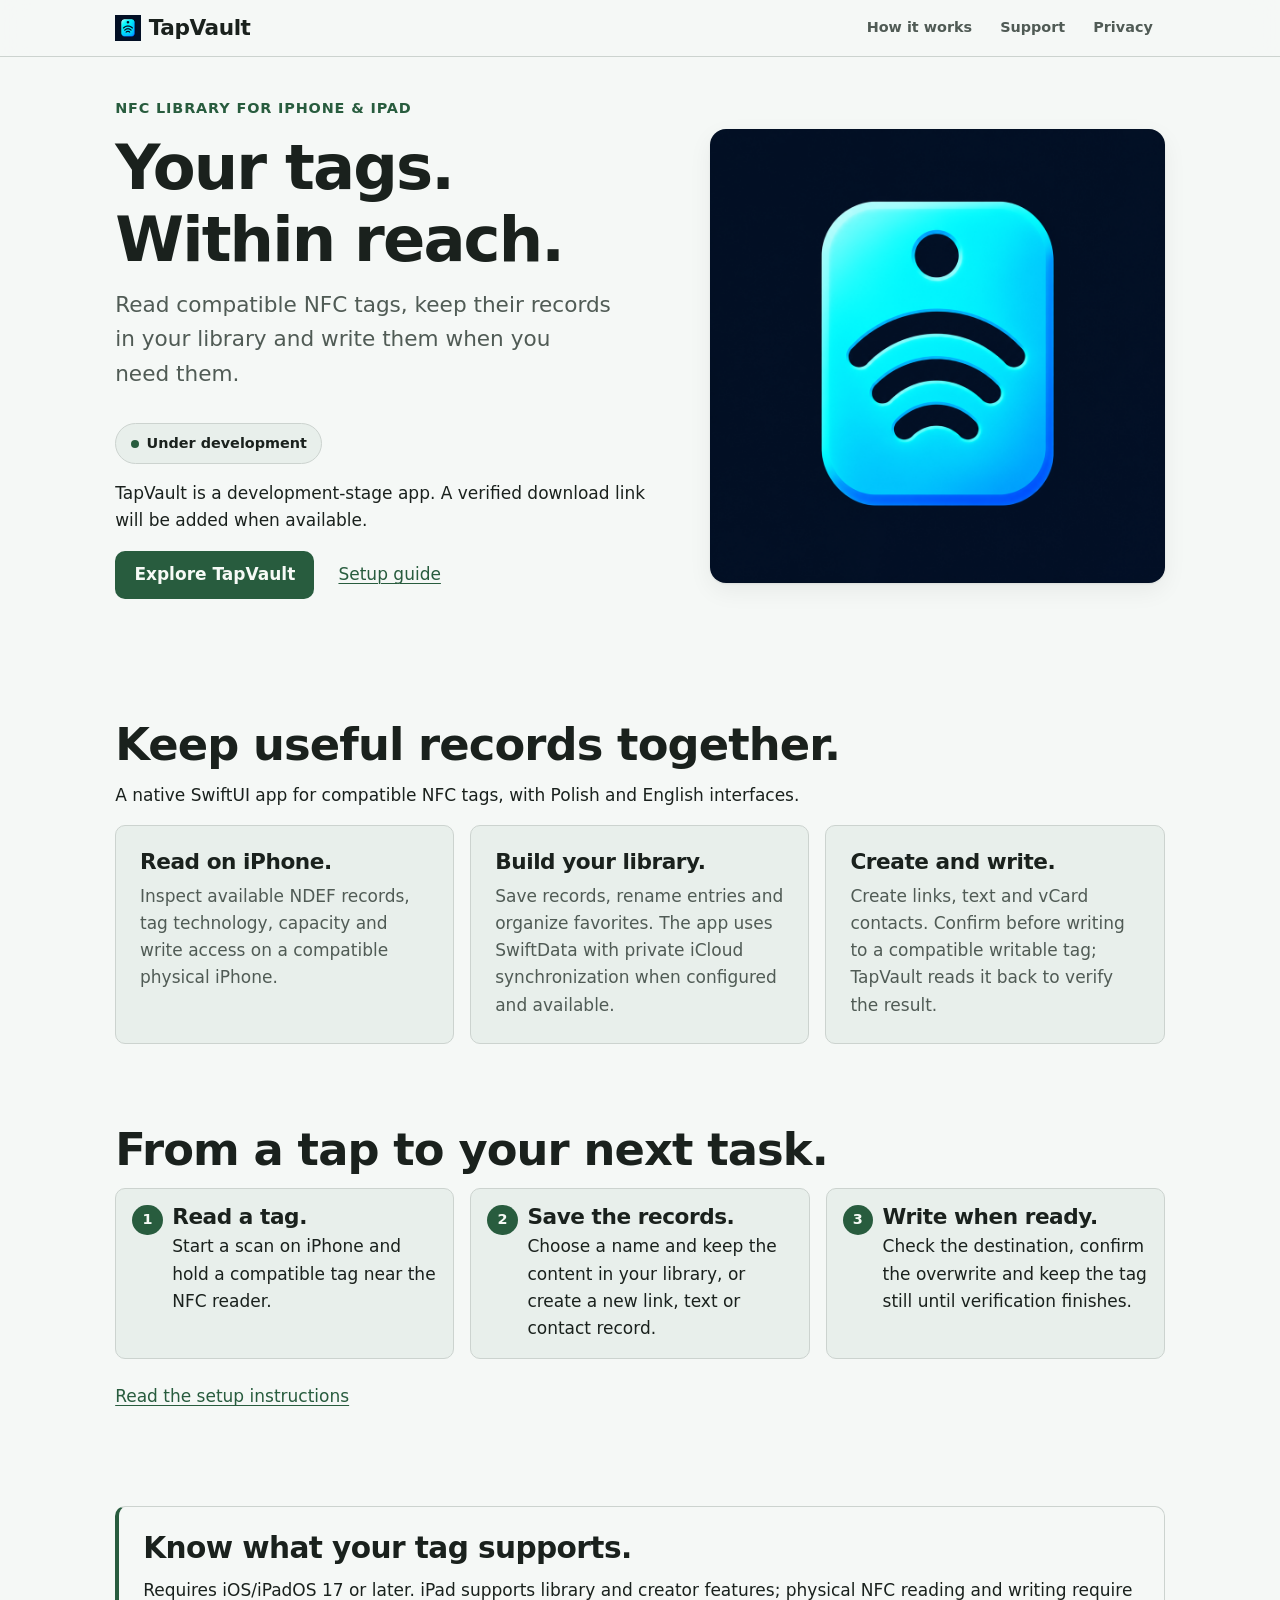
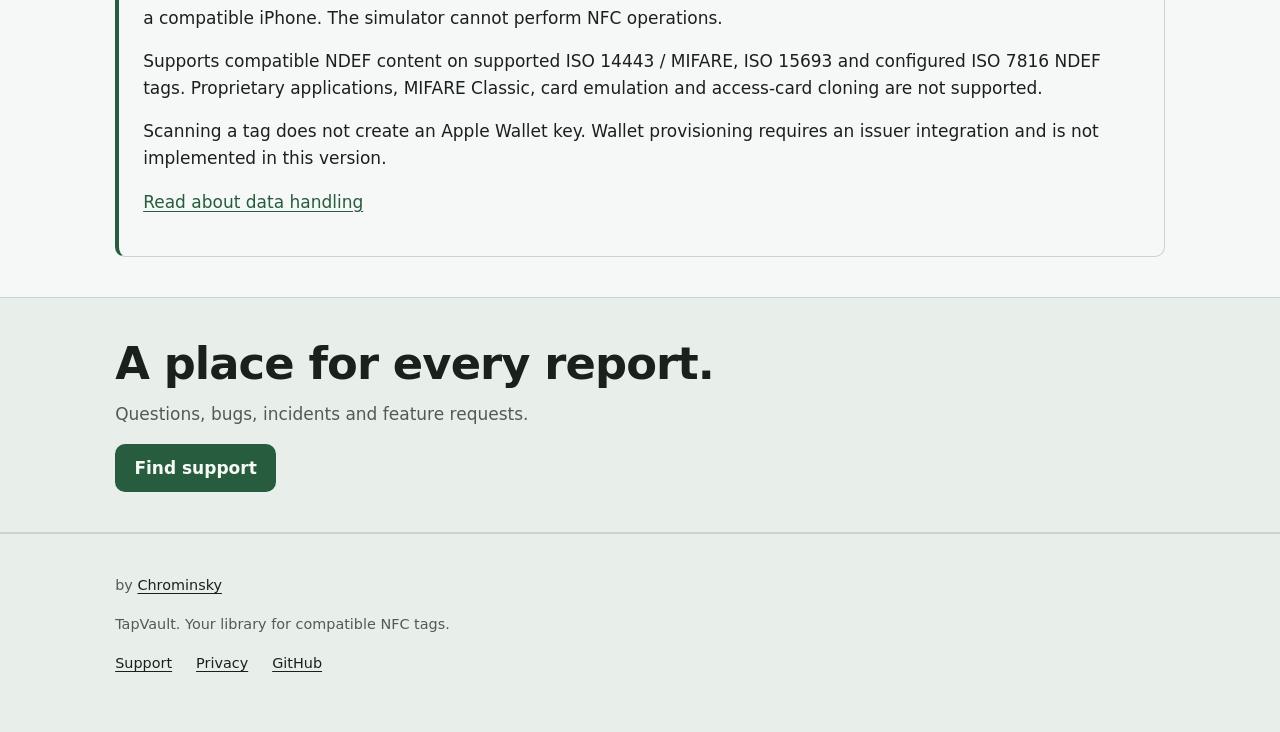
<file: index.html>
<!doctype html>
<html lang="en">
<head>
  <meta charset="utf-8">
  <meta name="viewport" content="width=device-width, initial-scale=1">
  <title>TapVault | NFC Library for iPhone &amp; iPad</title>
  <meta name="description" content="Read, save and write compatible NFC tags. Explore TapVault for iPhone and iPad, support and data handling.">
  <link rel="canonical" href="https://tapvault.chrominsky.dev/">
  <meta name="theme-color" content="#f5f8f6" media="(prefers-color-scheme: light)">
  <meta name="theme-color" content="#1b201d" media="(prefers-color-scheme: dark)">
  <meta property="og:type" content="website">
  <meta property="og:site_name" content="TapVault">
  <meta property="og:title" content="TapVault | NFC Library for iPhone &amp; iPad">
  <meta property="og:description" content="Read, save and write compatible NFC tags. Explore TapVault for iPhone and iPad, support and data handling.">
  <meta property="og:url" content="https://tapvault.chrominsky.dev/">
  <meta property="og:image" content="https://tapvault.chrominsky.dev/assets/og-image.png">
  <meta property="og:image:width" content="1200">
  <meta property="og:image:height" content="630">
  <meta property="og:image:alt" content="TapVault. Your tags. Within reach. NFC Library for iPhone &amp; iPad.">
  <meta name="twitter:card" content="summary_large_image">
  <meta name="twitter:title" content="TapVault | NFC Library for iPhone &amp; iPad">
  <meta name="twitter:description" content="Read, save and write compatible NFC tags. Explore TapVault for iPhone and iPad, support and data handling.">
  <meta name="twitter:image" content="https://tapvault.chrominsky.dev/assets/og-image.png">
  <link rel="icon" href="assets/favicon-32.png" type="image/png" sizes="32x32">
  <link rel="icon" href="assets/favicon-16.png" type="image/png" sizes="16x16">
  <link rel="apple-touch-icon" href="assets/apple-touch-icon.png" sizes="180x180">
  <link rel="stylesheet" href="css/main.css">
<script type="application/ld+json">
{
  "@context": "https://schema.org",
  "@type": "WebSite",
  "name": "TapVault",
  "url": "https://tapvault.chrominsky.dev/",
  "description": "Read, save and write compatible NFC tags. Explore TapVault for iPhone and iPad, support and data handling.",
  "inLanguage": "en",
  "author": {
    "@type": "Person",
    "@id": "https://chrominsky.dev/#person",
    "name": "Bartosz Chrominski",
    "url": "https://chrominsky.dev/"
  }
}
</script>
</head>
<body>
<a class="skip-link" href="#main">Skip to content</a>
<header class="site-header">
  <div class="container">
    <a class="brand" href="index.html" aria-label="TapVault home"><img src="assets/apple-touch-icon.png" width="32" height="32" alt="TapVault icon">TapVault</a>
    <nav class="site-nav" aria-label="Main navigation">
      <ul>
        <li><a href="index.html#workflow">How it works</a></li>
        <li><a href="support.html">Support</a></li>
        <li><a href="privacy.html">Privacy</a></li>
      </ul>
    </nav>
  </div>
</header>
<main id="main">
<section class="hero" aria-labelledby="hero-title"><div class="container"><div><p class="eyebrow">NFC Library for iPhone &amp; iPad</p><h1 id="hero-title">Your tags. Within reach.</h1><p class="lead">Read compatible NFC tags, keep their records in your library and write them when you need them.</p><p class="notice"><strong>Under development</strong></p><p>TapVault is a development-stage app. A verified download link will be added when available.</p><p><a class="button" href="#workflow">Explore TapVault</a><a href="support.html">Setup guide</a></p></div><img src="assets/app-icon-1024.png" width="1024" height="1024" alt="TapVault app icon: a cyan NFC tag with radio waves on a navy background" fetchpriority="high"></div></section>
<section aria-labelledby="library-title"><div class="container"><h2 id="library-title">Keep useful records together.</h2><p>A native SwiftUI app for compatible NFC tags, with Polish and English interfaces.</p><div class="cards-wrap"><ul class="cards"><li class="card"><h3>Read on iPhone.</h3><p>Inspect available NDEF records, tag technology, capacity and write access on a compatible physical iPhone.</p></li><li class="card"><h3>Build your library.</h3><p>Save records, rename entries and organize favorites. The app uses SwiftData with private iCloud synchronization when configured and available.</p></li><li class="card"><h3>Create and write.</h3><p>Create links, text and vCard contacts. Confirm before writing to a compatible writable tag; TapVault reads it back to verify the result.</p></li></ul></div></div></section>
<section id="workflow" aria-labelledby="workflow-title"><div class="container"><h2 id="workflow-title">From a tap to your next task.</h2><ol class="steps"><li><h3>Read a tag.</h3><p>Start a scan on iPhone and hold a compatible tag near the NFC reader.</p></li><li><h3>Save the records.</h3><p>Choose a name and keep the content in your library, or create a new link, text or contact record.</p></li><li><h3>Write when ready.</h3><p>Check the destination, confirm the overwrite and keep the tag still until verification finishes.</p></li></ol><p><a href="support.html#setup">Read the setup instructions</a></p></div></section>
<section aria-labelledby="scope-title"><div class="container"><div class="scope"><h2 id="scope-title">Know what your tag supports.</h2><p>Requires iOS/iPadOS 17 or later. iPad supports library and creator features; physical NFC reading and writing require a compatible iPhone. The simulator cannot perform NFC operations.</p><p>Supports compatible NDEF content on supported ISO 14443 / MIFARE, ISO 15693 and configured ISO 7816 NDEF tags. Proprietary applications, MIFARE Classic, card emulation and access-card cloning are not supported.</p><p>Scanning a tag does not create an Apple Wallet key. Wallet provisioning requires an issuer integration and is not implemented in this version.</p><p><a href="privacy.html">Read about data handling</a></p></div></div></section>
<section class="band" aria-labelledby="support-title"><div class="container"><h2 id="support-title">A place for every report.</h2><p>Questions, bugs, incidents and feature requests.</p><a class="button" href="support.html#reports">Find support</a></div></section></main><footer class="site-footer"><div class="container"><p>by <a href="https://chrominsky.dev">Chrominsky</a></p><p>TapVault. Your library for compatible NFC tags.</p><nav aria-label="Footer navigation"><a href="support.html">Support</a><a href="privacy.html">Privacy</a><a href="https://github.com/Chrominskyy/tapvault-site">GitHub</a></nav></div></footer></body></html>
</file>
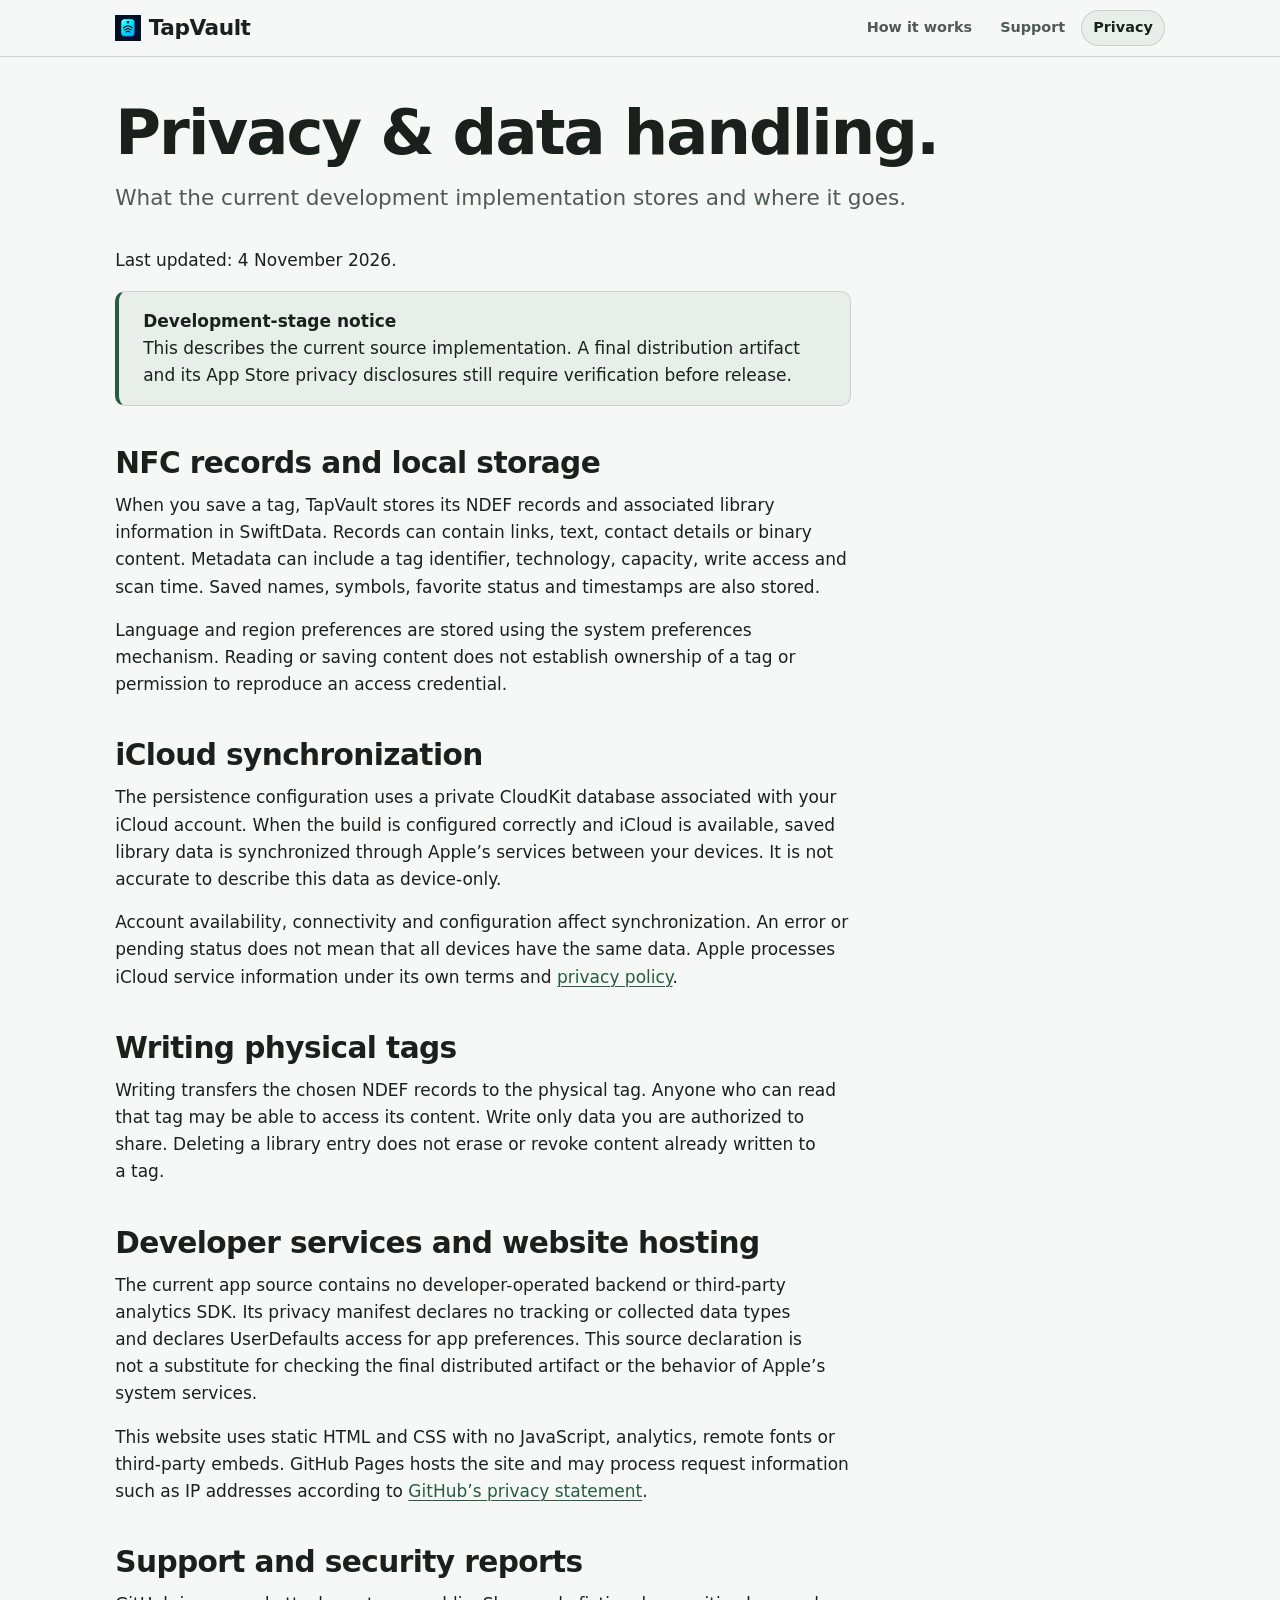
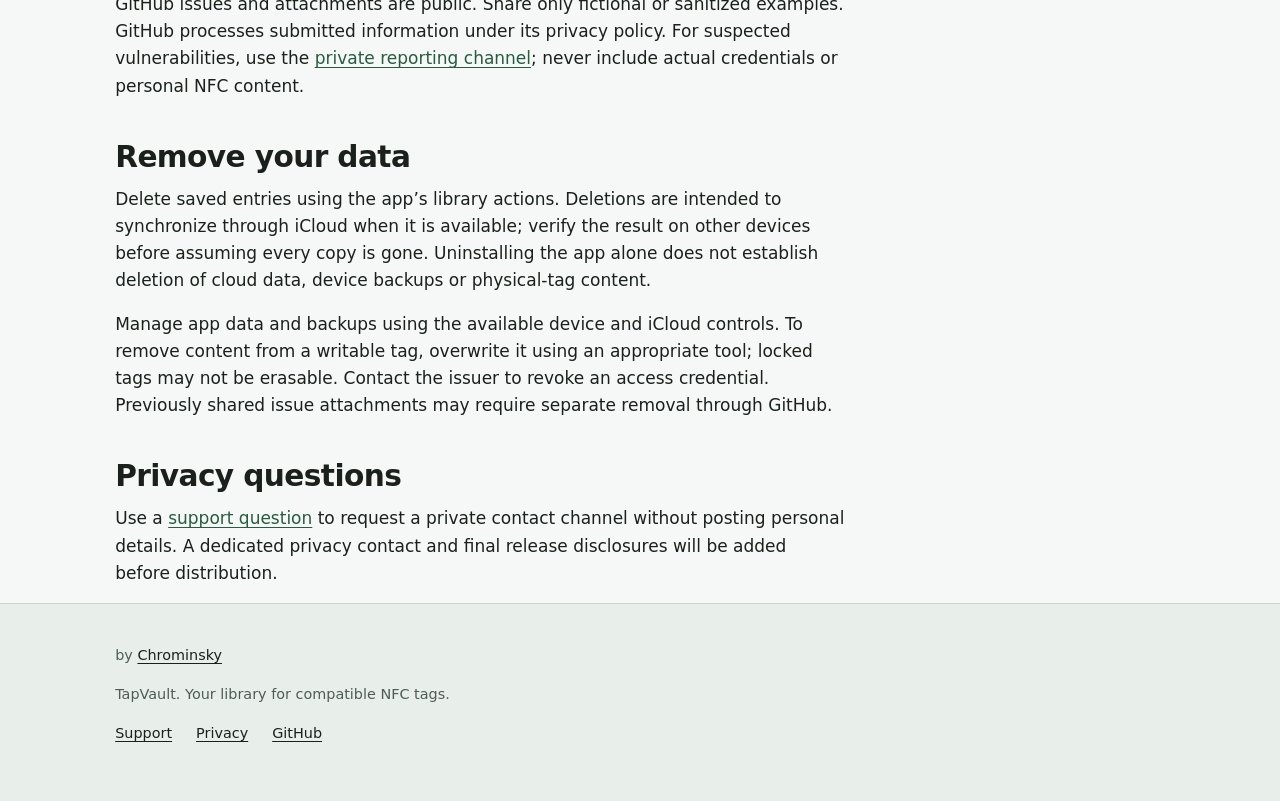
<file: privacy.html>
<!doctype html>
<html lang="en">
<head>
  <meta charset="utf-8">
  <meta name="viewport" content="width=device-width, initial-scale=1">
  <title>Privacy &amp; data handling | TapVault</title>
  <meta name="description" content="How the current TapVault implementation handles NFC records, local storage, iCloud synchronization and public support reports.">
  <link rel="canonical" href="https://tapvault.chrominsky.dev/privacy.html">
  <meta name="theme-color" content="#f5f8f6" media="(prefers-color-scheme: light)">
  <meta name="theme-color" content="#1b201d" media="(prefers-color-scheme: dark)">
  <meta property="og:type" content="website">
  <meta property="og:site_name" content="TapVault">
  <meta property="og:title" content="Privacy &amp; data handling | TapVault">
  <meta property="og:description" content="How the current TapVault implementation handles NFC records, local storage, iCloud synchronization and public support reports.">
  <meta property="og:url" content="https://tapvault.chrominsky.dev/privacy.html">
  <meta property="og:image" content="https://tapvault.chrominsky.dev/assets/og-image.png">
  <meta property="og:image:width" content="1200">
  <meta property="og:image:height" content="630">
  <meta property="og:image:alt" content="TapVault. Your tags. Within reach. NFC Library for iPhone &amp; iPad.">
  <meta name="twitter:card" content="summary_large_image">
  <meta name="twitter:title" content="Privacy &amp; data handling | TapVault">
  <meta name="twitter:description" content="How the current TapVault implementation handles NFC records, local storage, iCloud synchronization and public support reports.">
  <meta name="twitter:image" content="https://tapvault.chrominsky.dev/assets/og-image.png">
  <link rel="icon" href="assets/favicon-32.png" type="image/png" sizes="32x32">
  <link rel="icon" href="assets/favicon-16.png" type="image/png" sizes="16x16">
  <link rel="apple-touch-icon" href="assets/apple-touch-icon.png" sizes="180x180">
  <link rel="stylesheet" href="css/main.css">
<script type="application/ld+json">
{
  "@context": "https://schema.org",
  "@type": "WebSite",
  "name": "TapVault",
  "url": "https://tapvault.chrominsky.dev/",
  "description": "Read, save and write compatible NFC tags. Explore TapVault for iPhone and iPad, support and data handling.",
  "inLanguage": "en",
  "author": {
    "@type": "Person",
    "@id": "https://chrominsky.dev/#person",
    "name": "Bartosz Chrominski",
    "url": "https://chrominsky.dev/"
  }
}
</script>
</head>
<body>
<a class="skip-link" href="#main">Skip to content</a>
<header class="site-header">
  <div class="container">
    <a class="brand" href="index.html" aria-label="TapVault home"><img src="assets/apple-touch-icon.png" width="32" height="32" alt="TapVault icon">TapVault</a>
    <nav class="site-nav" aria-label="Main navigation">
      <ul>
        <li><a href="index.html#workflow">How it works</a></li>
        <li><a href="support.html">Support</a></li>
        <li><a href="privacy.html" aria-current="page">Privacy</a></li>
      </ul>
    </nav>
  </div>
</header>
<main id="main"><div class="container"><div class="page-head"><h1>Privacy &amp; data handling.</h1><p class="lead">What the current development implementation stores and where it goes.</p></div><div class="prose"><p>Last updated: 4 November 2026.</p><div class="callout"><strong>Development-stage notice</strong><p>This describes the current source implementation. A final distribution artifact and its App Store privacy disclosures still require verification before release.</p></div>
<h2 id="stored-data">NFC records and local storage</h2><p>When you save a tag, TapVault stores its NDEF records and associated library information in SwiftData. Records can contain links, text, contact details or binary content. Metadata can include a tag identifier, technology, capacity, write access and scan time. Saved names, symbols, favorite status and timestamps are also stored.</p><p>Language and region preferences are stored using the system preferences mechanism. Reading or saving content does not establish ownership of a tag or permission to reproduce an access credential.</p>
<h2 id="icloud">iCloud synchronization</h2><p>The persistence configuration uses a private CloudKit database associated with your iCloud account. When the build is configured correctly and iCloud is available, saved library data is synchronized through Apple’s services between your devices. It is not accurate to describe this data as device-only.</p><p>Account availability, connectivity and configuration affect synchronization. An error or pending status does not mean that all devices have the same data. Apple processes iCloud service information under its own terms and <a href="https://www.apple.com/legal/privacy/">privacy policy</a>.</p>
<h2 id="tag-writing">Writing physical tags</h2><p>Writing transfers the chosen NDEF records to the physical tag. Anyone who can read that tag may be able to access its content. Write only data you are authorized to share. Deleting a library entry does not erase or revoke content already written to a tag.</p>
<h2 id="services">Developer services and website hosting</h2><p>The current app source contains no developer-operated backend or third-party analytics SDK. Its privacy manifest declares no tracking or collected data types and declares UserDefaults access for app preferences. This source declaration is not a substitute for checking the final distributed artifact or the behavior of Apple’s system services.</p><p>This website uses static HTML and CSS with no JavaScript, analytics, remote fonts or third-party embeds. GitHub Pages hosts the site and may process request information such as IP addresses according to <a href="https://docs.github.com/en/site-policy/privacy-policies/github-general-privacy-statement">GitHub’s privacy statement</a>.</p>
<h2 id="reports">Support and security reports</h2><p>GitHub issues and attachments are public. Share only fictional or sanitized examples. GitHub processes submitted information under its privacy policy. For suspected vulnerabilities, use the <a href="https://github.com/Chrominskyy/tapvault-site/security/advisories/new">private reporting channel</a>; never include actual credentials or personal NFC content.</p>
<h2 id="remove-data">Remove your data</h2><p>Delete saved entries using the app’s library actions. Deletions are intended to synchronize through iCloud when it is available; verify the result on other devices before assuming every copy is gone. Uninstalling the app alone does not establish deletion of cloud data, device backups or physical-tag content.</p><p>Manage app data and backups using the available device and iCloud controls. To remove content from a writable tag, overwrite it using an appropriate tool; locked tags may not be erasable. Contact the issuer to revoke an access credential. Previously shared issue attachments may require separate removal through GitHub.</p>
<h2 id="contact">Privacy questions</h2><p>Use a <a href="https://github.com/Chrominskyy/tapvault-site/issues/new/choose">support question</a> to request a private contact channel without posting personal details. A dedicated privacy contact and final release disclosures will be added before distribution.</p></div></div></main><footer class="site-footer"><div class="container"><p>by <a href="https://chrominsky.dev">Chrominsky</a></p><p>TapVault. Your library for compatible NFC tags.</p><nav aria-label="Footer navigation"><a href="support.html">Support</a><a href="privacy.html">Privacy</a><a href="https://github.com/Chrominskyy/tapvault-site">GitHub</a></nav></div></footer></body></html>
</file>
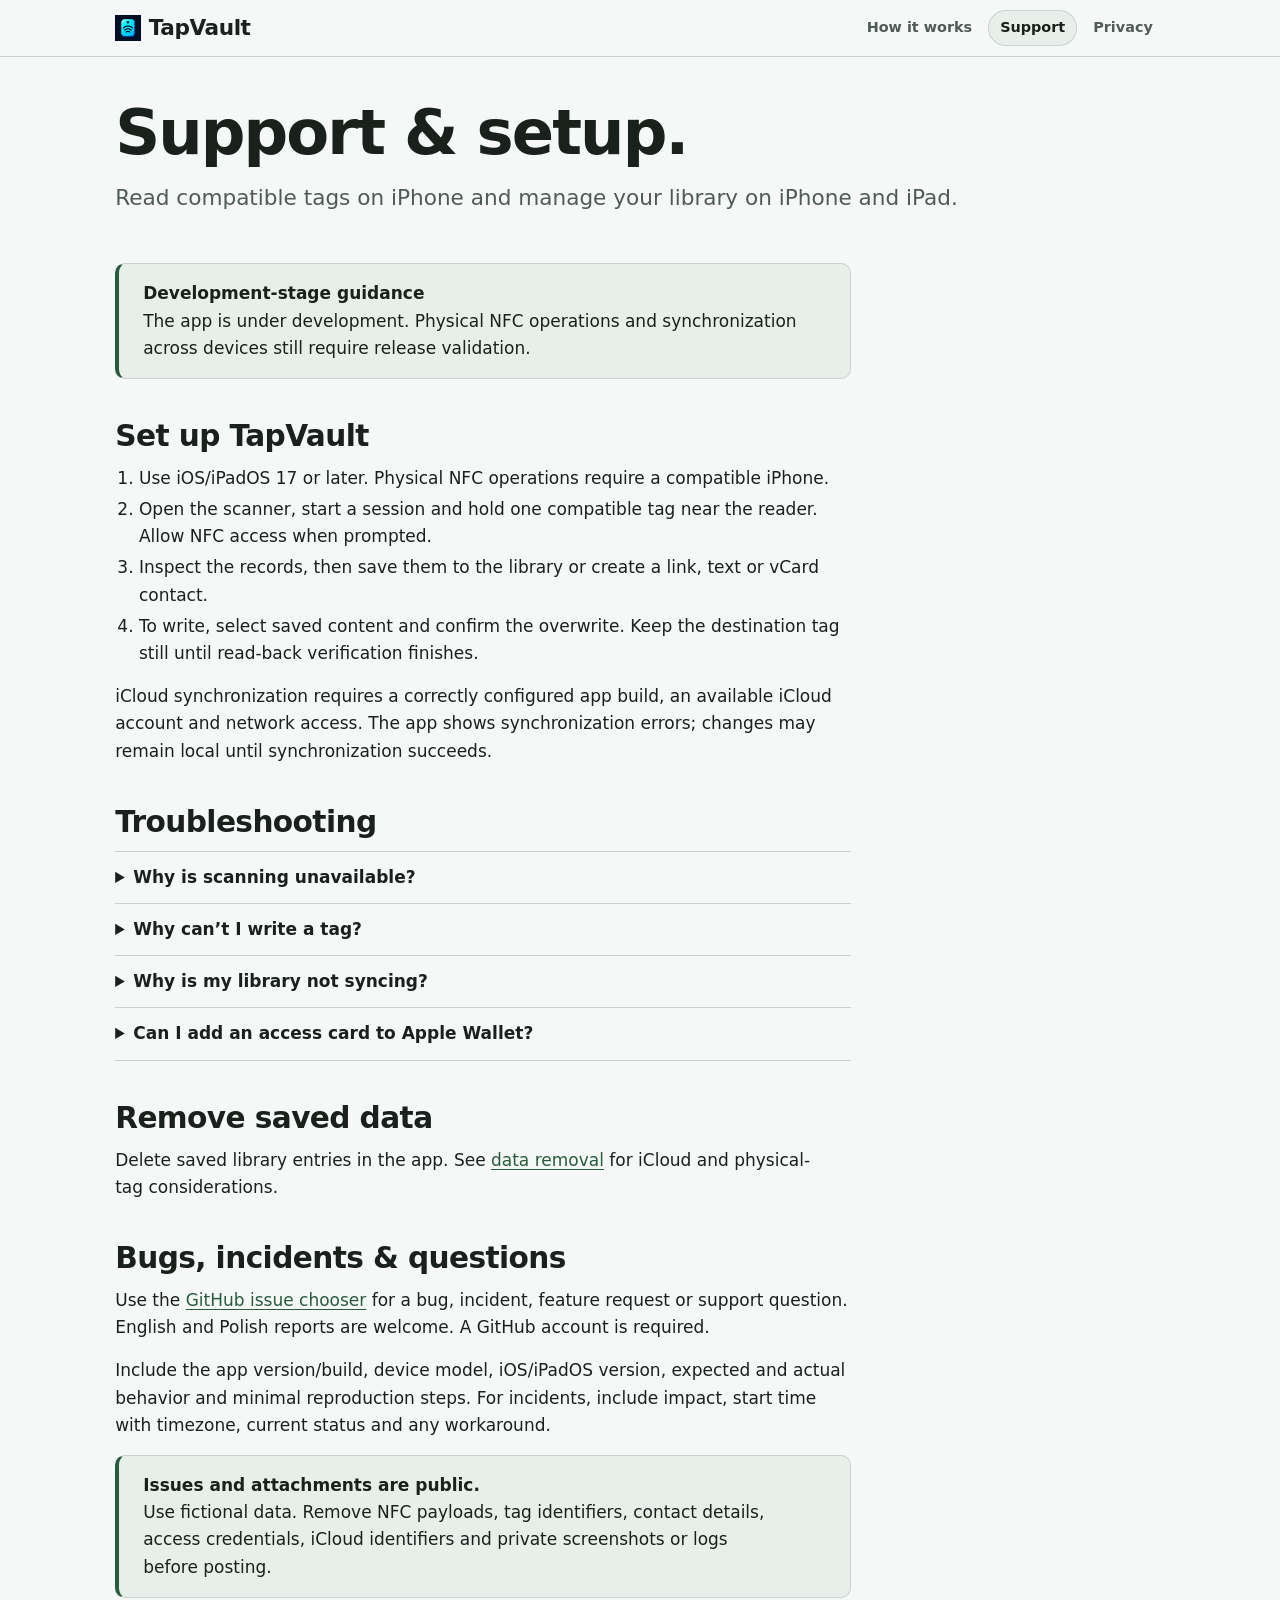
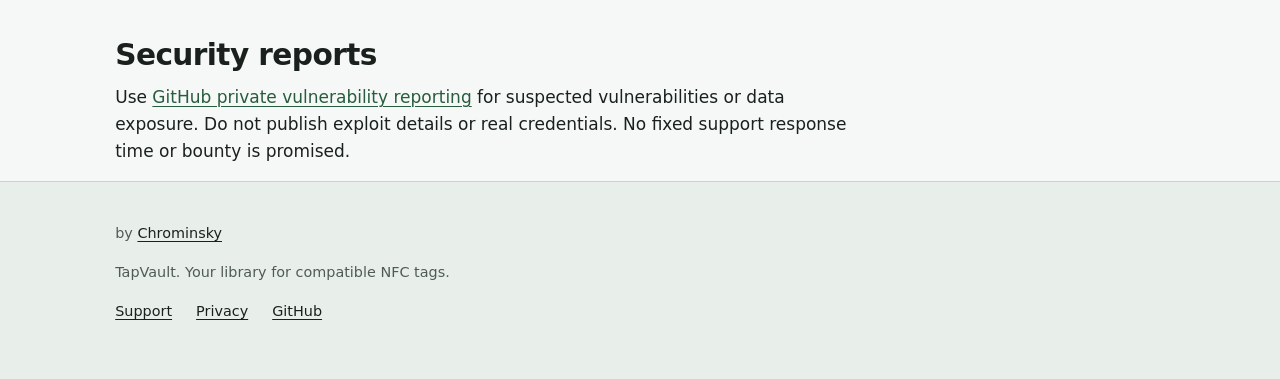
<file: support.html>
<!doctype html>
<html lang="en">
<head>
  <meta charset="utf-8">
  <meta name="viewport" content="width=device-width, initial-scale=1">
  <title>Support &amp; setup | TapVault</title>
  <meta name="description" content="TapVault setup, NFC compatibility, iCloud troubleshooting and reporting bugs, incidents and security issues.">
  <link rel="canonical" href="https://tapvault.chrominsky.dev/support.html">
  <meta name="theme-color" content="#f5f8f6" media="(prefers-color-scheme: light)">
  <meta name="theme-color" content="#1b201d" media="(prefers-color-scheme: dark)">
  <meta property="og:type" content="website">
  <meta property="og:site_name" content="TapVault">
  <meta property="og:title" content="Support &amp; setup | TapVault">
  <meta property="og:description" content="TapVault setup, NFC compatibility, iCloud troubleshooting and reporting bugs, incidents and security issues.">
  <meta property="og:url" content="https://tapvault.chrominsky.dev/support.html">
  <meta property="og:image" content="https://tapvault.chrominsky.dev/assets/og-image.png">
  <meta property="og:image:width" content="1200">
  <meta property="og:image:height" content="630">
  <meta property="og:image:alt" content="TapVault. Your tags. Within reach. NFC Library for iPhone &amp; iPad.">
  <meta name="twitter:card" content="summary_large_image">
  <meta name="twitter:title" content="Support &amp; setup | TapVault">
  <meta name="twitter:description" content="TapVault setup, NFC compatibility, iCloud troubleshooting and reporting bugs, incidents and security issues.">
  <meta name="twitter:image" content="https://tapvault.chrominsky.dev/assets/og-image.png">
  <link rel="icon" href="assets/favicon-32.png" type="image/png" sizes="32x32">
  <link rel="icon" href="assets/favicon-16.png" type="image/png" sizes="16x16">
  <link rel="apple-touch-icon" href="assets/apple-touch-icon.png" sizes="180x180">
  <link rel="stylesheet" href="css/main.css">
<script type="application/ld+json">
{
  "@context": "https://schema.org",
  "@type": "WebSite",
  "name": "TapVault",
  "url": "https://tapvault.chrominsky.dev/",
  "description": "Read, save and write compatible NFC tags. Explore TapVault for iPhone and iPad, support and data handling.",
  "inLanguage": "en",
  "author": {
    "@type": "Person",
    "@id": "https://chrominsky.dev/#person",
    "name": "Bartosz Chrominski",
    "url": "https://chrominsky.dev/"
  }
}
</script>
</head>
<body>
<a class="skip-link" href="#main">Skip to content</a>
<header class="site-header">
  <div class="container">
    <a class="brand" href="index.html" aria-label="TapVault home"><img src="assets/apple-touch-icon.png" width="32" height="32" alt="TapVault icon">TapVault</a>
    <nav class="site-nav" aria-label="Main navigation">
      <ul>
        <li><a href="index.html#workflow">How it works</a></li>
        <li><a href="support.html" aria-current="page">Support</a></li>
        <li><a href="privacy.html">Privacy</a></li>
      </ul>
    </nav>
  </div>
</header>
<main id="main"><div class="container"><div class="page-head"><h1>Support &amp; setup.</h1><p class="lead">Read compatible tags on iPhone and manage your library on iPhone and iPad.</p></div><div class="prose"><div class="callout"><strong>Development-stage guidance</strong><p>The app is under development. Physical NFC operations and synchronization across devices still require release validation.</p></div>
<h2 id="setup">Set up TapVault</h2><ol><li>Use iOS/iPadOS 17 or later. Physical NFC operations require a compatible iPhone.</li><li>Open the scanner, start a session and hold one compatible tag near the reader. Allow NFC access when prompted.</li><li>Inspect the records, then save them to the library or create a link, text or vCard contact.</li><li>To write, select saved content and confirm the overwrite. Keep the destination tag still until read-back verification finishes.</li></ol><p>iCloud synchronization requires a correctly configured app build, an available iCloud account and network access. The app shows synchronization errors; changes may remain local until synchronization succeeds.</p>
<h2 id="troubleshooting">Troubleshooting</h2><details><summary>Why is scanning unavailable?</summary><p>iPad and Simulator do not support physical NFC operations in TapVault. On iPhone, confirm device support and use one supported tag at a time.</p></details><details><summary>Why can’t I write a tag?</summary><p>The destination may be read-only, unsupported or too small for the NDEF message. A failed or interrupted write may partially change a tag. Inspect it before retrying; a failure is not reported as success.</p></details><details><summary>Why is my library not syncing?</summary><p>Check the iCloud account, connection and synchronization status in Settings. For development builds, the CloudKit container, signing entitlements and production schema must be configured. Preserve local data while investigating.</p></details><details><summary>Can I add an access card to Apple Wallet?</summary><p>Not in this version. Reading NFC content does not reproduce a protected credential or provision a Wallet key. Wallet requires support from the relevant issuer.</p></details>
<h2 id="remove-local-data">Remove saved data</h2><p>Delete saved library entries in the app. See <a href="privacy.html#remove-data">data removal</a> for iCloud and physical-tag considerations.</p>
<h2 id="reports">Bugs, incidents &amp; questions</h2><p>Use the <a href="https://github.com/Chrominskyy/tapvault-site/issues/new/choose">GitHub issue chooser</a> for a bug, incident, feature request or support question. English and Polish reports are welcome. A GitHub account is required.</p><p>Include the app version/build, device model, iOS/iPadOS version, expected and actual behavior and minimal reproduction steps. For incidents, include impact, start time with timezone, current status and any workaround.</p><div class="callout"><strong>Issues and attachments are public.</strong><p>Use fictional data. Remove NFC payloads, tag identifiers, contact details, access credentials, iCloud identifiers and private screenshots or logs before posting.</p></div>
<h2 id="security-reports">Security reports</h2><p>Use <a href="https://github.com/Chrominskyy/tapvault-site/security/advisories/new">GitHub private vulnerability reporting</a> for suspected vulnerabilities or data exposure. Do not publish exploit details or real credentials. No fixed support response time or bounty is promised.</p></div></div></main><footer class="site-footer"><div class="container"><p>by <a href="https://chrominsky.dev">Chrominsky</a></p><p>TapVault. Your library for compatible NFC tags.</p><nav aria-label="Footer navigation"><a href="support.html">Support</a><a href="privacy.html">Privacy</a><a href="https://github.com/Chrominskyy/tapvault-site">GitHub</a></nav></div></footer></body></html>
</file>
<file: css/main.css>
/* TapVault site stylesheet. One file, no fonts, no third-party requests. */
@layer tokens, base, layout, components, pages;

/* ---------- tokens ---------- */
@layer tokens {
  :root {
    color-scheme: light dark;

    /* Light scheme: cool neutrals, forest-green accent (about #285a40) */
    --bg: oklch(0.975 0.004 160);
    --surface: oklch(0.945 0.008 160);
    --text: oklch(0.24 0.012 160);
    --muted: oklch(0.46 0.018 160);
    --line: oklch(0.86 0.01 160);
    --accent: oklch(0.43 0.075 156);
    --on-accent: oklch(0.98 0.006 150);

    /* Spacing scale */
    --space-1: 0.25rem;
    --space-2: 0.5rem;
    --space-3: 0.75rem;
    --space-4: 1rem;
    --space-5: 1.5rem;
    --space-6: 2.5rem;
    --space-7: 4rem;
    --space-8: 6rem;

    /* Shape */
    --radius: 10px;
    --radius-lg: 16px;
    --measure: 68ch;
    --page: 72rem;

    /* Fluid type */
    --step--1: clamp(0.84rem, 0.82rem + 0.1vw, 0.9rem);
    --step-0: clamp(1rem, 0.97rem + 0.15vw, 1.0625rem);
    --step-1: clamp(1.15rem, 1.08rem + 0.35vw, 1.35rem);
    --step-2: clamp(1.4rem, 1.25rem + 0.75vw, 1.85rem);
    --step-3: clamp(1.8rem, 1.45rem + 1.7vw, 2.8rem);
    --step-4: clamp(2.2rem, 1.6rem + 3vw, 3.9rem);

    --font: system-ui, -apple-system, BlinkMacSystemFont, "SF Pro Text", "Segoe UI", Roboto, "Helvetica Neue", sans-serif;
    --mono: ui-monospace, "SF Mono", Menlo, Consolas, monospace;
    --shadow: 0 1px 2px oklch(0.2 0.02 160 / 0.08), 0 8px 24px oklch(0.2 0.02 160 / 0.06);
  }

  @media (prefers-color-scheme: dark) {
    :root {
      --bg: oklch(0.2 0.008 160);
      --surface: oklch(0.25 0.01 160);
      --text: oklch(0.94 0.006 160);
      --muted: oklch(0.76 0.012 160);
      --line: oklch(0.36 0.012 160);
      --accent: oklch(0.78 0.11 156);
      --on-accent: oklch(0.2 0.02 156);
      --shadow: 0 1px 2px oklch(0 0 0 / 0.4), 0 8px 24px oklch(0 0 0 / 0.3);
    }
  }
}

/* ---------- base ---------- */
@layer base {
  *, *::before, *::after { box-sizing: border-box; }

  html {
    -webkit-text-size-adjust: 100%;
    text-size-adjust: 100%;
    scroll-behavior: smooth;
    scroll-padding-top: 6rem;
  }

  body {
    margin: 0;
    min-height: 100vh;
    display: flex;
    flex-direction: column;
    background: var(--bg);
    color: var(--text);
    font: var(--step-0) / 1.6 var(--font);
    -webkit-font-smoothing: antialiased;
  }

  main { flex: 1 0 auto; }

  h1, h2, h3, h4 {
    line-height: 1.15;
    letter-spacing: -0.02em;
    text-wrap: balance;
    margin: 0 0 var(--space-3);
  }
  h1 { font-size: var(--step-4); letter-spacing: -0.03em; font-weight: 700; }
  h2 { font-size: var(--step-3); font-weight: 650; }
  h3 { font-size: var(--step-1); font-weight: 650; }
  h4 { font-size: var(--step-0); font-weight: 650; }

  p, ul, ol, dl, figure { margin: 0 0 var(--space-4); }
  p { text-wrap: pretty; }

  a {
    color: var(--accent);
    text-underline-offset: 0.2em;
    text-decoration-thickness: 1px;
  }
  a:hover { text-decoration-thickness: 2px; }

  img, picture, svg { display: block; max-width: 100%; height: auto; }

  code, kbd, samp {
    font-family: var(--mono);
    font-size: 0.9em;
    background: var(--surface);
    border: 1px solid var(--line);
    border-radius: 5px;
    padding: 0.1em 0.35em;
    overflow-wrap: anywhere;
  }

  ::selection { background: var(--accent); color: var(--on-accent); }

  :focus-visible {
    outline: 3px solid var(--accent);
    outline-offset: 3px;
  }

  @media (prefers-reduced-motion: reduce) {
    html { scroll-behavior: auto; }
    *, *::before, *::after {
      transition: none !important;
      animation: none !important;
    }
  }
}

/* ---------- layout ---------- */
@layer layout {
  .container {
    width: 100%;
    max-width: var(--page);
    margin-inline: auto;
    padding-inline: max(16px, 4vw);
  }

  .skip-link {
    position: absolute;
    inset-block-start: var(--space-2);
    inset-inline-start: var(--space-2);
    z-index: 100;
    padding: var(--space-2) var(--space-4);
    background: var(--accent);
    color: var(--on-accent);
    border-radius: var(--radius);
    text-decoration: none;
    font-weight: 600;
    transform: translateY(-200%);
    transition: transform 0.15s ease;
  }
  .skip-link:focus { transform: none; outline-color: var(--text); }

  .site-header {
    position: sticky;
    inset-block-start: 0;
    z-index: 50;
    background: color-mix(in oklch, var(--bg) 88%, transparent);
    -webkit-backdrop-filter: saturate(1.4) blur(14px);
    backdrop-filter: saturate(1.4) blur(14px);
    border-block-end: 1px solid var(--line);
  }
  .site-header .container {
    display: flex;
    flex-wrap: wrap;
    align-items: center;
    justify-content: space-between;
    gap: var(--space-2) var(--space-5);
    min-height: 3.5rem;
    padding-block: var(--space-2);
  }
  .brand {
    display: inline-flex;
    align-items: center;
    gap: var(--space-2);
    color: var(--text);
    font-weight: 700;
    font-size: var(--step-1);
    letter-spacing: -0.02em;
    text-decoration: none;
  }
  .brand img, .brand svg { width: 1.6rem; height: 1.6rem; }

  .site-nav {
    display: flex;
    flex-wrap: wrap;
    gap: var(--space-1);
  }
  .site-nav ul {
    display: flex;
    flex-wrap: wrap;
    gap: var(--space-1);
    margin: 0;
    padding: 0;
    list-style: none;
  }
  .site-nav a {
    display: inline-block;
    padding: 0.4rem 0.75rem;
    border-radius: 999px;
    color: var(--muted);
    text-decoration: none;
    font-size: var(--step--1);
    font-weight: 550;
    transition: background-color 0.15s ease, color 0.15s ease;
  }
  .site-nav a:hover { color: var(--text); background: var(--surface); }
  .site-nav a[aria-current="page"] {
    color: var(--text);
    background: var(--surface);
    box-shadow: inset 0 0 0 1px var(--line);
  }

  .site-footer {
    margin-block-start: 0;
    padding-block: var(--space-6);
    background: var(--surface);
    border-block-start: 1px solid var(--line);
    color: var(--muted);
    font-size: var(--step--1);
  }
  .site-footer p { max-width: var(--measure); }
  .site-footer a { color: var(--text); }
  .site-footer nav, .site-footer ul {
    display: flex;
    flex-wrap: wrap;
    gap: var(--space-2) var(--space-5);
    margin: 0 0 var(--space-4);
    padding: 0;
    list-style: none;
  }

  section:not(.hero, .band, .scope) { padding-block: var(--space-6); }
}

/* ---------- components ---------- */
@layer components {
  /* Hero: copy beside picture on wide, stacked on narrow */
  .hero { padding-block: var(--space-6) var(--space-7); }
  .hero .container, .hero.container {
    display: grid;
    gap: var(--space-6);
    align-items: center;
  }
  .hero p.lead, .hero .lead {
    font-size: var(--step-1);
    color: var(--muted);
    max-width: 38ch;
  }
  .hero picture, .hero img {
    width: 100%;
    max-width: 34rem;
    margin-inline: auto;
    border-radius: var(--radius-lg);
  }
  .hero img { aspect-ratio: 1; object-fit: cover; box-shadow: var(--shadow); }
  @media (min-width: 52rem) {
    .hero .container, .hero.container { grid-template-columns: 1.1fr 0.9fr; }
  }

  /* Button row: keep the button and the adjacent link apart */
  .hero p:has(> .button) {
    display: flex;
    flex-wrap: wrap;
    align-items: center;
    gap: var(--space-3) var(--space-5);
  }

  /* Illustration figure: fill the column up to a comfortable width, centred */
  .container > figure { margin-block: var(--space-5); }
  .container > figure svg { width: 100%; max-width: 44rem; margin-inline: auto; }

  /* Space between a step list and the link that follows it */
  .steps + p { margin-block-start: var(--space-5); }

  .eyebrow {
    margin: 0 0 var(--space-3);
    color: var(--accent);
    font-size: var(--step--1);
    font-weight: 650;
    letter-spacing: 0.06em;
    text-transform: uppercase;
  }

  /* Availability notice, deliberately not a button */
  .notice {
    display: inline-flex;
    align-items: center;
    gap: var(--space-2);
    margin-block: var(--space-4);
    padding: 0.5rem 0.9rem;
    background: var(--surface);
    border: 1px solid var(--line);
    border-radius: 999px;
    color: var(--text);
    font-size: var(--step--1);
    font-weight: 550;
  }
  .notice::before {
    content: "";
    width: 0.5rem;
    height: 0.5rem;
    border-radius: 50%;
    background: var(--accent);
    flex: none;
  }

  /* Numbered flow */
  .steps {
    display: grid;
    gap: var(--space-4);
    margin: 0;
    padding: 0;
    list-style: none;
    counter-reset: step;
  }
  .steps > li {
    position: relative;
    counter-increment: step;
    padding: var(--space-4) var(--space-4) var(--space-4) 3.5rem;
    background: var(--surface);
    border: 1px solid var(--line);
    border-radius: var(--radius);
  }
  .steps > li::before {
    content: counter(step);
    position: absolute;
    inset-block-start: var(--space-4);
    inset-inline-start: var(--space-4);
    display: grid;
    place-items: center;
    width: 1.9rem;
    height: 1.9rem;
    border-radius: 50%;
    background: var(--accent);
    color: var(--on-accent);
    font-size: var(--step--1);
    font-weight: 700;
  }
  .steps h3 { margin-bottom: var(--space-1); }
  .steps p:last-child { margin-bottom: 0; }
  @media (min-width: 52rem) {
    .steps { grid-template-columns: repeat(3, 1fr); }
  }

  /* Cards respond to their container's width.
     Markup contract: <div class="cards-wrap"><ul class="cards">...</ul></div>
     .cards-wrap is the query container; .cards (the grid) must sit inside it,
     because a container query cannot style the container element itself. */
  .cards-wrap {
    container: cards / inline-size;
  }
  .cards {
    display: grid;
    gap: var(--space-4);
    margin: 0;
    padding: 0;
    list-style: none;
  }
  @container cards (min-width: 38rem) {
    .cards { grid-template-columns: repeat(3, 1fr); }
  }
  .card {
    padding: var(--space-5);
    background: var(--surface);
    border: 1px solid var(--line);
    border-radius: var(--radius);
    transition: border-color 0.15s ease;
  }
  .card:hover { border-color: var(--accent); }
  .card h3 { margin-bottom: var(--space-2); }
  .card p:last-child { margin-bottom: 0; }
  .card p { color: var(--muted); }

  /* Scope: what is and is not supported */
  .scope {
    padding: var(--space-5);
    background: var(--bg);
    border: 1px solid var(--line);
    border-inline-start: 4px solid var(--accent);
    border-radius: var(--radius);
  }
  .scope h2, .scope h3 { font-size: var(--step-2); }
  .scope ul { padding-inline-start: 1.2em; }
  .scope li + li { margin-block-start: var(--space-2); }
  .scope dl { display: grid; gap: var(--space-2) var(--space-4); }
  @media (min-width: 40rem) {
    .scope dl { grid-template-columns: max-content 1fr; }
  }
  .scope dt { font-weight: 650; }
  .scope dd { margin: 0; color: var(--muted); }

  /* Full-bleed tinted band, e.g. support call-out */
  .band {
    padding-block: var(--space-6);
    background: var(--surface);
    border-block: 1px solid var(--line);
  }
  .band .container > * { max-width: 52rem; }
  .band p { color: var(--muted); }

  /* Buttons and link buttons */
  .button {
    display: inline-block;
    padding: 0.65rem 1.2rem;
    background: var(--accent);
    color: var(--on-accent);
    border-radius: var(--radius);
    font-weight: 600;
    text-decoration: none;
    transition: opacity 0.15s ease;
  }
  .button:hover { opacity: 0.9; }

  /* Long-form reading */
  .prose { max-width: var(--measure); }
  .prose > * + h2 { margin-block-start: var(--space-6); }
  .prose > * + h3 { margin-block-start: var(--space-5); }
  .prose h2 { font-size: var(--step-2); }
  .prose h3 { font-size: var(--step-1); }
  .prose ul, .prose ol { padding-inline-start: 1.4em; }
  .prose li + li { margin-block-start: var(--space-1); }
  .prose table {
    width: 100%;
    border-collapse: collapse;
    margin-block-end: var(--space-4);
    font-size: var(--step--1);
  }
  .prose th, .prose td {
    padding: var(--space-2) var(--space-3);
    border-bottom: 1px solid var(--line);
    text-align: start;
    vertical-align: top;
  }
  .prose th { color: var(--muted); font-weight: 650; }
  .prose pre {
    overflow-x: auto;
    padding: var(--space-3) var(--space-4);
    background: var(--surface);
    border: 1px solid var(--line);
    border-radius: var(--radius);
  }
  .prose pre code { background: none; border: 0; padding: 0; }

  /* Troubleshooting disclosures (not the TOC) */
  details:not(.toc) { border-block-end: 1px solid var(--line); padding-block: var(--space-3); }
  details:not(.toc):first-of-type { border-block-start: 1px solid var(--line); }
  details:not(.toc) > summary { cursor: pointer; font-weight: 600; }
  details:not(.toc) > :not(summary) { margin: var(--space-3) 0 0 var(--space-4); color: var(--muted); }
  details:not(.toc) > p:last-child { margin-bottom: 0; }

  .callout {
    margin-block: var(--space-4);
    padding: var(--space-4) var(--space-5);
    background: var(--surface);
    border: 1px solid var(--line);
    border-inline-start: 4px solid var(--accent);
    border-radius: var(--radius);
  }
  .callout > :last-child { margin-bottom: 0; }

  /* Table of contents: a <details>; collapsed on narrow, pinned on wide */
  .toc {
    margin-block-end: var(--space-5);
    background: var(--surface);
    border: 1px solid var(--line);
    border-radius: var(--radius);
    font-size: var(--step--1);
  }
  .toc > summary {
    padding: var(--space-3) var(--space-4);
    font-weight: 650;
    cursor: pointer;
    list-style-position: inside;
  }
  .toc ul, .toc ol {
    margin: 0;
    padding: 0 var(--space-4) var(--space-3) calc(var(--space-4) + 1em);
  }
  .toc li { margin-block: var(--space-1); }
  .toc a { color: var(--muted); text-decoration: none; }
  .toc a:hover { color: var(--accent); text-decoration: underline; }
}

/* ---------- pages ---------- */
@layer pages {
  .page-head { padding-block: var(--space-6) var(--space-4); }
  .page-head p { color: var(--muted); max-width: var(--measure); font-size: var(--step-1); }

  /* Wide: sidebar TOC beside the prose */
  @media (min-width: 64rem) {
    .container:has(> .toc) {
      display: grid;
      grid-template-columns: 15rem minmax(0, 1fr);
      column-gap: var(--space-7);
      row-gap: 0;
      align-items: start;
    }
    .container:has(> .toc) > * { grid-column: 2; }
    .container:has(> .toc) > .toc {
      grid-column: 1;
      grid-row: 1 / span 40;
      position: sticky;
      inset-block-start: 5rem;
      margin: var(--space-4) 0 0;
      max-height: calc(100vh - 6.5rem);
      overflow-y: auto;
    }
    /* Show the list even when the details element is closed (where supported);
       elsewhere the TOC stays a working collapsible. */
    @supports selector(::details-content) {
      .toc > summary { pointer-events: none; cursor: default; list-style: none; }
      .toc > summary::-webkit-details-marker { display: none; }
      .toc::details-content {
        content-visibility: visible;
        display: block;
      }
    }
  }
}
</file>
